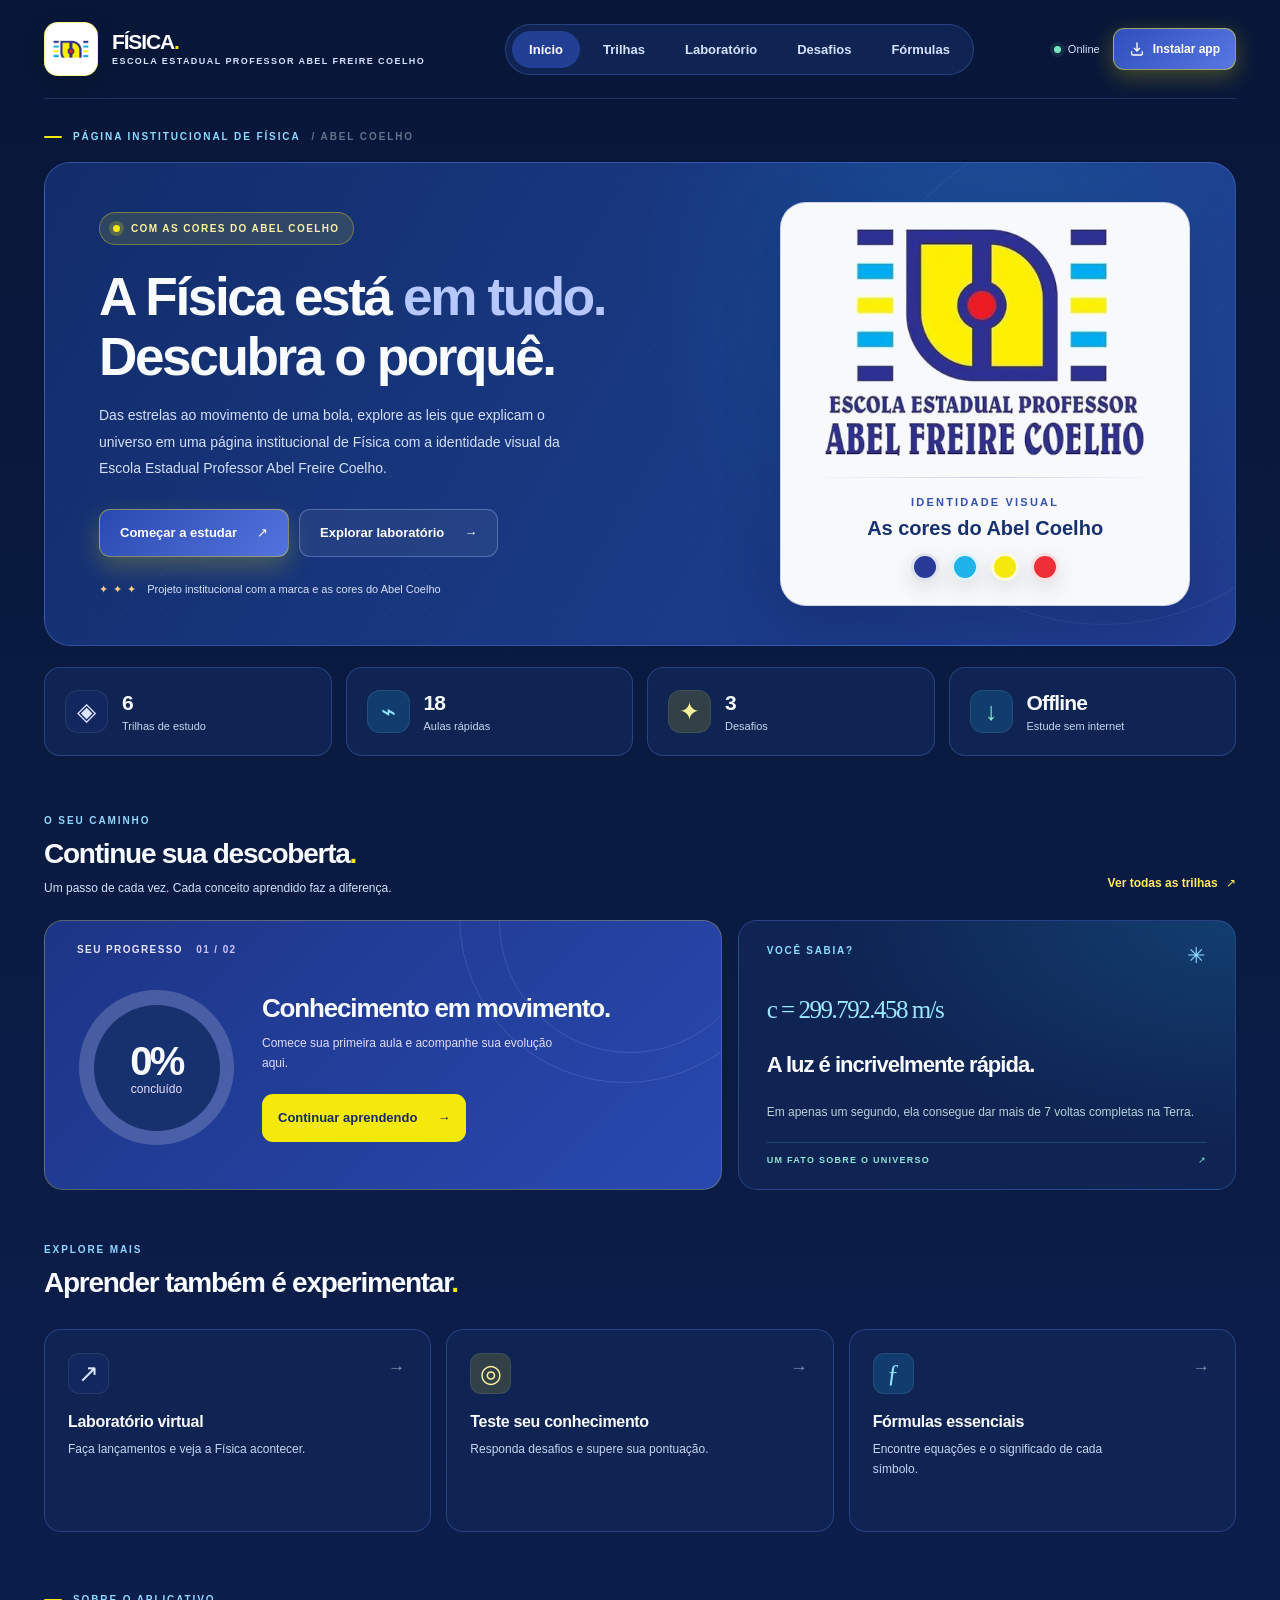
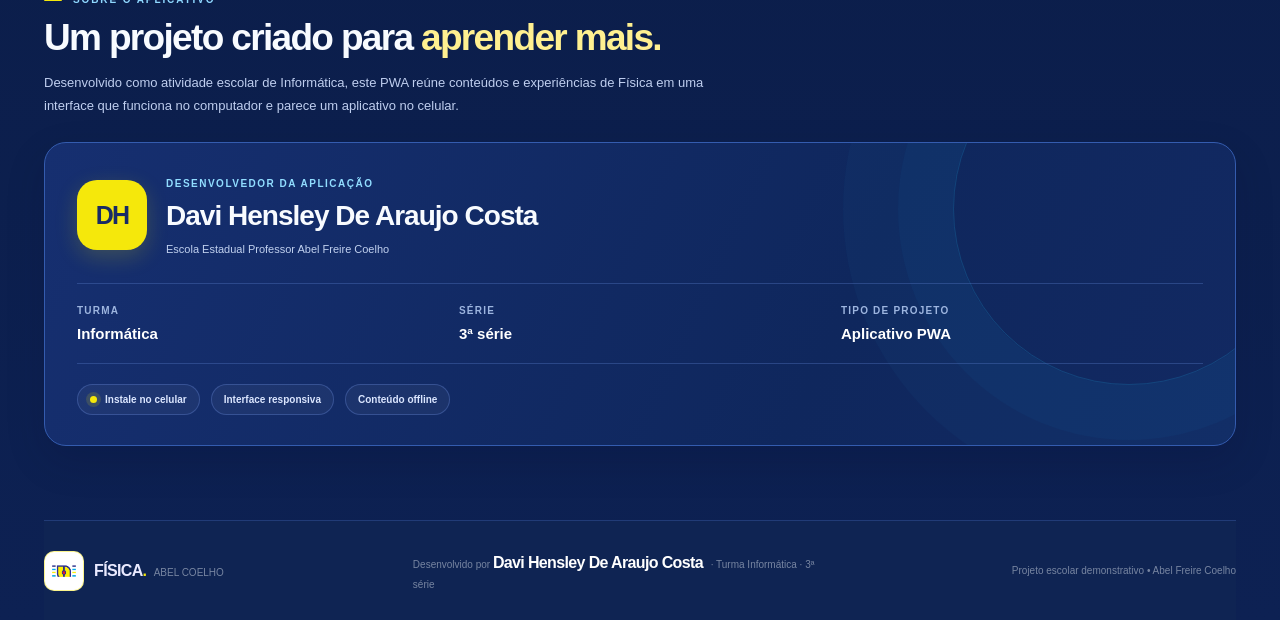
<file: index.html>
<!doctype html>
<html lang="pt-BR">
<head>
  <meta charset="UTF-8">
  <meta name="viewport" content="width=device-width, initial-scale=1, viewport-fit=cover">
  <meta name="theme-color" content="#1E2F8A">
  <meta name="description" content="Física Abel Coelho: trilhas de estudo, fórmulas, desafios e um laboratório interativo. Instale e estude até sem internet.">
  <meta name="apple-mobile-web-app-capable" content="yes">
  <meta name="apple-mobile-web-app-status-bar-style" content="default">
  <meta name="apple-mobile-web-app-title" content="Física Abel">
  <meta name="color-scheme" content="dark">
  <meta property="og:title" content="Física • Abel Coelho">
  <meta property="og:description" content="Um universo de conhecimento na palma da mão.">
  <meta property="og:type" content="website">
  <link rel="manifest" href="./manifest.webmanifest">
  <link rel="icon" type="image/png" sizes="192x192" href="./icons/icon-192.png">
  <link rel="apple-touch-icon" href="./icons/icon-192.png">
  <link rel="stylesheet" href="./styles.css">
  <title>Física • Abel Coelho</title>
</head>
<body>
  <div class="ambient ambient-one" aria-hidden="true"></div>
  <div class="ambient ambient-two" aria-hidden="true"></div>

  <div class="app-shell">
    <header class="topbar">
      <a class="brand" href="#inicio" data-go="inicio" aria-label="Física Abel Coelho - início">
        <img class="brand-logo" src="./assets/logo-abel-mark.png" alt="Logo do Abel Coelho">
        <span class="brand-copy"><strong>FÍSICA<span class="brand-dot">.</span></strong><small>ESCOLA ESTADUAL PROFESSOR ABEL FREIRE COELHO</small></span>
      </a>
      <nav class="desktop-nav" aria-label="Navegação principal">
        <a href="#inicio" class="nav-link active" data-go="inicio">Início</a>
        <a href="#trilhas" class="nav-link" data-go="trilhas">Trilhas</a>
        <a href="#laboratorio" class="nav-link" data-go="laboratorio">Laboratório</a>
        <a href="#desafios" class="nav-link" data-go="desafios">Desafios</a>
        <a href="#formulas" class="nav-link" data-go="formulas">Fórmulas</a>
      </nav>
      <div class="header-actions">
        <span class="connection-pill" id="connectionPill"><span class="connection-dot"></span><span id="connectionText">Online</span></span>
        <button class="install-btn" id="installButton" type="button"><svg viewBox="0 0 24 24" fill="none" stroke="currentColor" stroke-width="2" stroke-linecap="round" stroke-linejoin="round" aria-hidden="true"><path d="M12 3v12m0 0 4-4m-4 4-4-4M4 16v3a2 2 0 0 0 2 2h12a2 2 0 0 0 2-2v-3"/></svg><span>Instalar app</span></button>
      </div>
    </header>

    <main id="main" tabindex="-1">
      <section class="view active" id="view-inicio" data-view="inicio" aria-labelledby="home-heading">
        <div class="eyebrow greeting"><span class="eyebrow-line"></span> PÁGINA INSTITUCIONAL DE FÍSICA <span class="eyebrow-year">/ ABEL COELHO</span></div>
        <section class="hero">
          <div class="hero-content">
            <div class="hero-tag"><span class="live-dot"></span> COM AS CORES DO ABEL COELHO</div>
            <h1 id="home-heading">A Física está <em>em tudo.</em><br>Descubra o porquê.</h1>
            <p>Das estrelas ao movimento de uma bola, explore as leis que explicam o universo em uma página institucional de Física com a identidade visual da Escola Estadual Professor Abel Freire Coelho.</p>
            <div class="hero-buttons"><button type="button" class="button button-primary" data-action="go-trilhas">Começar a estudar <span aria-hidden="true">↗</span></button><button type="button" class="button button-ghost" data-action="go-lab">Explorar laboratório <span aria-hidden="true">→</span></button></div>
            <div class="hero-caption"><span class="tiny-stars" aria-hidden="true">✦ ✦ ✦</span> Projeto institucional com a marca e as cores do Abel Coelho</div>
          </div>
          <div class="hero-art institutional-hero" aria-hidden="true">
            <div class="hero-panel">
              <img class="hero-school-logo" src="./assets/logo-abel-full.png" alt="Logo da Escola Estadual Professor Abel Freire Coelho">
              <div class="hero-panel-divider"></div>
              <div class="hero-panel-info">
                <span class="hero-panel-kicker">IDENTIDADE VISUAL</span>
                <strong>As cores do Abel Coelho</strong>
                <div class="hero-palette">
                  <span class="swatch swatch-blue"></span>
                  <span class="swatch swatch-cyan"></span>
                  <span class="swatch swatch-yellow"></span>
                  <span class="swatch swatch-red"></span>
                </div>
              </div>
            </div>
          </div>
          <div class="hero-corner hero-corner-top" aria-hidden="true"></div><div class="hero-corner hero-corner-bottom" aria-hidden="true"></div>
        </section>
        <section class="stats-row" aria-label="Recursos disponíveis"><div class="stat"><div class="stat-icon violet">◈</div><div><strong>6</strong><span>Trilhas de estudo</span></div></div><div class="stat"><div class="stat-icon cyan">⌁</div><div><strong>18</strong><span>Aulas rápidas</span></div></div><div class="stat"><div class="stat-icon amber">✦</div><div><strong>3</strong><span>Desafios</span></div></div><div class="stat"><div class="stat-icon green">↓</div><div><strong>Offline</strong><span>Estude sem internet</span></div></div></section>
        <div class="section-heading"><div><div class="eyebrow small">O SEU CAMINHO</div><h2>Continue sua descoberta<span class="period">.</span></h2><p>Um passo de cada vez. Cada conceito aprendido faz a diferença.</p></div><button class="text-link" type="button" data-action="go-trilhas">Ver todas as trilhas <span>↗</span></button></div>
        <section class="feature-grid"><div class="continue-card"><div class="mini-label">SEU PROGRESSO <span>01 / 02</span></div><div class="progress-circle" id="progressRing" style="--progress:0"><div><strong id="progressPercent">0%</strong><span>concluído</span></div></div><div class="continue-copy"><h3>Conhecimento em movimento.</h3><p id="progressSubtitle">Comece sua primeira aula e acompanhe sua evolução aqui.</p><button type="button" class="button button-light" data-action="continue">Continuar aprendendo <span>→</span></button></div></div><div class="insight-card"><span class="insight-top">VOCÊ SABIA? <span>✳</span></span><div class="insight-symbol">c = 299.792.458 m/s</div><h3>A luz é incrivelmente rápida.</h3><p>Em apenas um segundo, ela consegue dar mais de 7 voltas completas na Terra.</p><span class="insight-foot">UM FATO SOBRE O UNIVERSO <span>↗</span></span></div></section>
        <div class="section-heading compact"><div><div class="eyebrow small">EXPLORE MAIS</div><h2>Aprender também é experimentar<span class="period">.</span></h2></div></div>
        <div class="quick-grid"><button type="button" class="quick-card" data-action="go-lab"><span class="quick-icon purple">↗</span><strong>Laboratório virtual</strong><span>Faça lançamentos e veja a Física acontecer.</span><b aria-hidden="true">→</b></button><button type="button" class="quick-card" data-action="go-desafios"><span class="quick-icon orange">◎</span><strong>Teste seu conhecimento</strong><span>Responda desafios e supere sua pontuação.</span><b aria-hidden="true">→</b></button><button type="button" class="quick-card" data-action="go-formulas"><span class="quick-icon turquoise">ƒ</span><strong>Fórmulas essenciais</strong><span>Encontre equações e o significado de cada símbolo.</span><b aria-hidden="true">→</b></button></div>
        <section class="developer-section" id="sobre" aria-labelledby="developer-heading">
          <div class="developer-header">
            <span class="eyebrow small"><span class="eyebrow-line"></span> SOBRE O APLICATIVO</span>
            <h2 id="developer-heading">Um projeto criado para <em>aprender mais.</em></h2>
            <p>Desenvolvido como atividade escolar de Informática, este PWA reúne conteúdos e experiências de Física em uma interface que funciona no computador e parece um aplicativo no celular.</p>
          </div>
          <div class="developer-card">
            <div class="developer-identity">
              <span class="developer-avatar" aria-hidden="true">DH</span>
              <div>
                <span class="developer-caption">DESENVOLVEDOR DA APLICAÇÃO</span>
                <h3>Davi Hensley De Araujo Costa</h3>
                <p>Escola Estadual Professor Abel Freire Coelho</p>
              </div>
            </div>
            <dl class="developer-details">
              <div><dt>Turma</dt><dd>Informática</dd></div>
              <div><dt>Série</dt><dd>3ª série</dd></div>
              <div><dt>Tipo de projeto</dt><dd>Aplicativo PWA</dd></div>
            </dl>
            <div class="developer-bottom"><span><span class="feature-indicator" aria-hidden="true"></span> Instale no celular</span><span>Interface responsiva</span><span>Conteúdo offline</span></div>
          </div>
        </section>
      </section>

      <section class="view" id="view-trilhas" data-view="trilhas" aria-labelledby="trilhas-heading" hidden><div class="page-head"><div><div class="eyebrow small">DO PRIMEIRO CONCEITO À PRÁTICA</div><h1 id="trilhas-heading">Trilhas de <em>aprendizado.</em></h1><p>Escolha um assunto, leia as aulas e marque o que aprendeu. Tudo fica salvo neste dispositivo.</p></div><div class="page-head-symbol">✳</div></div><div class="learning-summary"><div><span>SEU APROVEITAMENTO</span><strong id="lessonsCount">0 de 18 aulas</strong></div><div class="learning-track"><span id="lessonsBar" style="width:0%"></span></div><span id="lessonsPercent">0% concluído</span></div><div class="filter-row" id="trackFilters" role="group" aria-label="Filtrar trilhas"><button type="button" class="filter-pill selected" data-track-filter="todas" aria-pressed="true">Todas</button><button type="button" class="filter-pill" data-track-filter="andamento" aria-pressed="false">Em andamento</button><button type="button" class="filter-pill" data-track-filter="concluidas" aria-pressed="false">Concluídas</button></div><div class="tracks-grid" id="tracksGrid"></div><p class="empty-state" id="tracksEmpty" hidden>Nenhuma trilha nessa categoria ainda. Que tal começar uma aula?</p></section>

      <section class="view" id="view-laboratorio" data-view="laboratorio" aria-labelledby="lab-heading" hidden><div class="page-head"><div><div class="eyebrow small">APRENDA NA PRÁTICA</div><h1 id="lab-heading">Laboratório <em>virtual.</em></h1><p>Experimente um lançamento oblíquo e descubra como velocidade, ângulo e gravidade mudam uma trajetória.</p></div><div class="page-head-symbol lab-symbol">⌁</div></div><div class="lab-layout"><div class="lab-stage"><div class="lab-stage-header"><div><span class="stage-light"></span><strong>SIMULADOR DE PROJÉTEIS</strong></div><span class="stage-mode">VISÃO LATERAL · 2D</span></div><canvas id="trajectoryCanvas" role="img" aria-label="Gráfico da trajetória de um projétil, com posição e altura em metros"></canvas><div class="lab-results"><div><span>ALCANCE</span><strong id="rangeValue">—</strong><small>metros</small></div><div><span>ALTURA MÁX.</span><strong id="heightValue">—</strong><small>metros</small></div><div><span>TEMPO DE VOO</span><strong id="timeValue">—</strong><small>segundos</small></div></div></div><div class="lab-controls"><div class="control-header"><div class="eyebrow small">PAINEL DE CONTROLE</div><h2>Configure seu lançamento</h2><p>Altere os valores e observe a diferença.</p></div><div class="slider-field"><div class="slider-heading"><label for="speedInput">Velocidade inicial</label><strong><output id="speedOutput" for="speedInput">20</output> <span>m/s</span></strong></div><input id="speedInput" type="range" min="5" max="35" step="1" value="20"><div class="slider-bounds"><span>5 m/s</span><span>35 m/s</span></div></div><div class="slider-field"><div class="slider-heading"><label for="angleInput">Ângulo de lançamento</label><strong><output id="angleOutput" for="angleInput">45</output> <span>°</span></strong></div><input id="angleInput" type="range" min="10" max="80" step="1" value="45"><div class="slider-bounds"><span>10°</span><span>80°</span></div></div><div class="planet-field"><div class="slider-heading"><span>Gravidade</span><strong id="gravityValue">9,8 <span>m/s²</span></strong></div><div class="planet-choices" role="group" aria-label="Selecione a gravidade"><button type="button" class="planet-choice" data-gravity="moon" aria-pressed="false"><span>☾</span> Lua</button><button type="button" class="planet-choice selected" data-gravity="earth" aria-pressed="true"><span>◉</span> Terra</button><button type="button" class="planet-choice" data-gravity="jupiter" aria-pressed="false"><span>◌</span> Júpiter</button></div></div><button class="button button-primary launch-btn" type="button" id="launchButton"><span id="launchIcon">▶</span> <span id="launchText">Lançar projétil</span></button><div class="lab-tip"><span>✳</span><p><strong>Dica:</strong> sem resistência do ar e com ponto de partida e chegada na mesma altura, o alcance máximo acontece a 45°.</p></div></div></div><section class="explain-section"><div class="eyebrow small">POR TRÁS DO EXPERIMENTO</div><h2>A ciência por trás do movimento</h2><div class="explain-grid"><article><span>01 / MOVIMENTO HORIZONTAL</span><h3>Velocidade constante</h3><p>Sem resistência do ar, a velocidade horizontal não muda. A distância cresce de forma uniforme.</p><code>x = v₀ · cos(θ) · t</code></article><article><span>02 / MOVIMENTO VERTICAL</span><h3>A gravidade age</h3><p>Enquanto o objeto sobe, a gravidade diminui sua velocidade vertical até o ponto mais alto.</p><code>y = v₀ · sen(θ) · t − g · t²/2</code></article><article><span>03 / COMBINAÇÃO</span><h3>Uma trajetória curva</h3><p>O encontro desses dois movimentos produz a parábola característica do lançamento oblíquo.</p><code>A = v₀² · sen(2θ) / g</code></article></div></section></section>

      <section class="view" id="view-desafios" data-view="desafios" aria-labelledby="desafios-heading" hidden><div class="page-head"><div><div class="eyebrow small">COLOQUE AS IDEIAS EM AÇÃO</div><h1 id="desafios-heading">Desafie sua <em>mente.</em></h1><p>Três quizzes rápidos para praticar conceitos, receber explicações e conquistar novos recordes.</p></div><div class="page-head-symbol challenge-symbol">◎</div></div><div id="quizOverview"><div class="challenge-banner"><div><div class="hero-tag">SEU CONHECIMENTO CONTA</div><h2>Pronto para o próximo nível?</h2><p>São 4 questões por desafio. Você pode tentar quantas vezes quiser.</p></div><div class="challenge-symbol-big">✧</div></div><div class="challenge-grid" id="challengeGrid"></div></div><div id="quizPlayer" hidden></div></section>

      <section class="view" id="view-formulas" data-view="formulas" aria-labelledby="formulas-heading" hidden><div class="page-head"><div><div class="eyebrow small">SEU GUIA DE CONSULTA</div><h1 id="formulas-heading">Fórmulas que <em>conectam.</em></h1><p>Um resumo prático de equações essenciais. Use a busca para encontrar o que precisa.</p></div><div class="page-head-symbol formula-symbol">ƒ</div></div><div class="formulas-toolbar"><label class="search-box" for="formulaSearch"><svg viewBox="0 0 24 24" width="19" height="19" fill="none" stroke="currentColor" stroke-width="2" aria-hidden="true"><circle cx="11" cy="11" r="7"/><path d="m16 16 5 5"/></svg><input type="search" id="formulaSearch" placeholder="Buscar fórmula, conceito ou símbolo..." autocomplete="off"></label><span id="formulaCount" class="formula-count"></span></div><div class="filter-row formula-filters" id="formulaFilters" role="group" aria-label="Filtrar fórmulas"></div><div class="formulas-grid" id="formulasGrid"></div><p class="empty-state" id="formulasEmpty" hidden>Nenhuma fórmula encontrada. Tente outro termo.</p><p class="formulas-note">* As fórmulas têm hipóteses de aplicação específicas, explicadas nas aulas. Use unidades do Sistema Internacional (SI) sempre que possível.</p></section>

      <footer class="footer"><span class="footer-brand"><img class="footer-logo" src="./assets/logo-abel-mark.png" alt="Logo do Abel Coelho"><span><strong>FÍSICA<span class="period">.</span></strong> ABEL COELHO</span></span><span>Desenvolvido por <strong>Davi Hensley De Araujo Costa</strong> · Turma Informática · 3ª série</span><span>Projeto escolar demonstrativo • Abel Freire Coelho</span></footer>
    </main>

    <nav class="mobile-nav" aria-label="Navegação móvel"><a href="#inicio" data-go="inicio" class="mobile-link active"><span class="mobile-icon" aria-hidden="true">⌂</span><span>Início</span></a><a href="#trilhas" data-go="trilhas" class="mobile-link"><span class="mobile-icon" aria-hidden="true">▤</span><span>Trilhas</span></a><a href="#laboratorio" data-go="laboratorio" class="mobile-link"><span class="mobile-icon" aria-hidden="true">⌁</span><span>Lab</span></a><a href="#desafios" data-go="desafios" class="mobile-link"><span class="mobile-icon" aria-hidden="true">◎</span><span>Desafios</span></a><a href="#formulas" data-go="formulas" class="mobile-link"><span class="mobile-icon" aria-hidden="true">ƒ</span><span>Fórmulas</span></a></nav>
  </div>

  <dialog id="lessonDialog" class="custom-dialog lesson-dialog" aria-labelledby="lessonTitle"><div id="lessonDialogContent"></div></dialog>
  <dialog id="installDialog" class="custom-dialog install-dialog" aria-labelledby="installTitle"><div class="dialog-top"><span class="dialog-overline">SEU PORTAL, SEMPRE POR PERTO</span><button type="button" class="icon-close" data-action="close-install" aria-label="Fechar">×</button></div><span class="install-emblem">✳</span><h2 id="installTitle">Física na sua tela inicial.</h2><p>Instale o portal para abrir como um aplicativo, sem precisar procurar o endereço no navegador.</p><div class="install-guide"><div><span>Android · Chrome</span><p>Abra o menu <strong>⋮</strong> e toque em <strong>Instalar app</strong> ou <strong>Adicionar à tela inicial</strong>.</p></div><div><span>iPhone · Safari</span><p>Toque em <strong>Compartilhar</strong> (quadrado com seta para cima) e escolha <strong>Adicionar à Tela de Início</strong>.</p></div></div><p class="dialog-note">A instalação funciona quando o site está publicado com HTTPS (ou no localhost).</p><button class="button button-primary dialog-done" data-action="close-install" type="button">Entendi</button></dialog>
  <div id="toast" class="toast" role="status" aria-live="polite"></div>
  <script src="./app.js" defer></script>
</body>
</html>
</file>
<file: styles.css>
:root{--bg:#090e1f;--surface:#121a31;--surface2:#17223a;--line:#28334e;--muted:#9aa8c4;--text:#f6f7ff;--purple:#9274ff;--purple2:#b6a5ff;--cyan:#6bdadf;--orange:#ffb66e;--radius:22px;font-family:Inter,"Segoe UI",Arial,sans-serif;font-synthesis:none;color:var(--text);background:var(--bg)}*{box-sizing:border-box}html{scroll-behavior:smooth;scroll-padding-top:100px}body{margin:0;min-width:320px;min-height:100vh;background:var(--bg);overflow-x:hidden}button,input{font:inherit}button{cursor:pointer}button:focus-visible,a:focus-visible,input:focus-visible{outline:3px solid var(--cyan);outline-offset:3px}a{color:inherit;text-decoration:none}button:disabled{cursor:not-allowed;opacity:.55}[hidden]{display:none!important}h1,h2,h3,p{margin-top:0}h1,h2,h3{letter-spacing:-.045em}p{line-height:1.7}.ambient{pointer-events:none;position:absolute;z-index:-1;border-radius:50%;filter:blur(90px);opacity:.4}.ambient-one{width:430px;height:430px;background:#34307c;top:-200px;left:-200px}.ambient-two{width:190px;height:390px;background:#163f58;right:0;top:390px;opacity:.19}.app-shell{max-width:1320px;margin:0 auto;padding:0 44px}.topbar{height:99px;display:flex;align-items:center;justify-content:space-between;gap:24px;border-bottom:1px solid #25304b70;position:relative;z-index:10}.brand{display:flex;gap:12px;align-items:center;flex-shrink:0}.brand-icon{display:grid;place-items:center;height:47px;width:47px;background:linear-gradient(135deg,#aa8fff,#725beb);color:#fff;border-radius:16px;box-shadow:0 8px 25px #6f53f34f}.brand-icon svg{width:32px}.brand-copy{display:flex;flex-direction:column;line-height:1.05}.brand-copy strong{font-size:23px;font-weight:900;letter-spacing:-.055em}.brand-dot,.period{color:var(--purple)}.brand-copy small{font-size:9px;letter-spacing:.21em;color:#9faac2;margin-top:5px;font-weight:800}.desktop-nav{display:flex;align-items:center;gap:6px;background:#131c3180;padding:6px;border:1px solid #25304c90;border-radius:50px}.nav-link{padding:11px 17px;border-radius:40px;color:#aebad0;font-size:13px;font-weight:650;transition:.2s}.nav-link:hover{color:white}.nav-link.active{background:#2a3456;color:#fff}.header-actions{display:flex;gap:13px;align-items:center;flex-shrink:0}.connection-pill{display:flex;align-items:center;gap:7px;color:#afbcd0;font-size:11px}.connection-dot,.live-dot,.stage-light{background:#77e7c3;width:7px;height:7px;display:inline-block;border-radius:50%;box-shadow:0 0 0 4px #70d9b61c}.connection-pill.offline .connection-dot{background:#ffba7b;box-shadow:0 0 0 4px #ffba7b24}.install-btn{border:1px solid #6754d8;background:linear-gradient(135deg,#876af1,#7355da);color:white;box-shadow:0 5px 19px #6f54de38;border-radius:11px;font-size:12px;padding:12px 15px;font-weight:800;display:flex;align-items:center;gap:8px;white-space:nowrap}.install-btn:hover{filter:brightness(1.12)}.install-btn svg{width:16px;height:16px}main{padding-top:32px}.view{animation:view-in .25s ease}@keyframes view-in{from{opacity:.5;transform:translateY(7px)}to{opacity:1;transform:translateY(0)}}.eyebrow{font-size:10px;font-weight:850;color:#aca4ff;letter-spacing:.19em;display:flex;align-items:center;gap:11px}.eyebrow-line{width:18px;height:2px;border-radius:4px;background:var(--purple)}.eyebrow-year{color:#63718b}.greeting{margin:0 0 20px}.hero{min-height:442px;position:relative;background:radial-gradient(circle at 76% 45%,#383671 0%,transparent 41%),linear-gradient(115deg,#1b244a 0%,#171d43 58%,#1b2048 100%);border:1px solid #414781d1;border-radius:26px;overflow:hidden;display:flex;align-items:center;padding:49px 54px;isolation:isolate}.hero:before{content:"";position:absolute;inset:0;background-image:radial-gradient(#c1c6ff 0.8px,transparent 1px);background-size:33px 33px;opacity:.11;pointer-events:none}.hero:after{content:"";position:absolute;width:500px;height:500px;right:-120px;top:-40px;border:1px solid #9893df24;border-radius:50%}.hero-content{width:59%;position:relative;z-index:2}.hero-tag{color:#d6ccff;font-size:10px;letter-spacing:.14em;font-weight:850;display:inline-flex;align-items:center;gap:11px;background:#9582ff1c;border:1px solid #aaa0ff3a;padding:10px 13px;border-radius:50px}.live-dot{background:#c7b8ff;box-shadow:0 0 0 4px #9e8bfc36}.hero h1{font-size:clamp(38px,4.15vw,57px);line-height:1.12;margin:22px 0 16px;font-weight:850}.hero h1 em,.page-head h1 em{color:#ad9afe;font-style:normal}.hero-content>p{color:#c0c8e5;max-width:486px;font-size:14px;line-height:1.9;margin-bottom:27px}.hero-buttons{display:flex;gap:10px;flex-wrap:wrap}.button{border-radius:11px;padding:14px 20px;font-size:13px;font-weight:800;display:inline-flex;align-items:center;justify-content:center;gap:20px;min-height:48px;transition:transform .18s,filter .18s}.button:hover{transform:translateY(-2px)}.button-primary{border:1px solid #a78fff;background:#9577ff;color:#100d25;box-shadow:0 9px 22px #765df330}.button-ghost{border:1px solid #777ba88a;background:#ffffff09;color:#f9faff}.button-light{border:0;background:#f8f8ff;color:#1a2040;padding:13px 16px}.hero-caption{display:flex;align-items:center;gap:10px;color:#a2abd0;font-size:11px;margin-top:26px}.tiny-stars{color:#ffce84;letter-spacing:1px}.hero-art{position:absolute;right:3%;width:42%;height:400px;top:50%;transform:translateY(-50%);display:grid;place-items:center;z-index:1}.art-glow{position:absolute;width:280px;height:280px;border-radius:50%;background:#7767ee;filter:blur(78px);opacity:.4}.orbit-ring{position:absolute;border:1.5px solid #b7b2ff80;border-radius:50%;transform:rotate(-27deg);box-shadow:0 0 20px #7d81dd24}.ring-a{width:285px;height:125px}.ring-b{width:285px;height:125px;transform:rotate(32deg)}.ring-c{width:285px;height:125px;transform:rotate(92deg)}.orb-center{height:110px;width:110px;border-radius:50%;display:grid;place-items:center;background:radial-gradient(circle at 27% 22%,#eee4ff,#bca6ff 35%,#7969da 70%,#3a3c91);box-shadow:0 0 0 15px #9a8dff16,0 0 60px #8d7ffb77,inset -13px -13px 30px #5544b6}.orb-center span{font-size:64px;color:#28205d;font-family:Georgia,serif}.orbit-planetoid{position:absolute;border-radius:50%;box-shadow:0 0 22px #b3adff}.orb-a{height:21px;width:21px;background:linear-gradient(130deg,#dcfff8,#5ce2d7);top:104px;right:97px}.orb-b{height:15px;width:15px;background:#fcc891;bottom:106px;left:98px}.orb-c{height:10px;width:10px;background:#d7beff;top:126px;left:117px}.art-star{position:absolute;color:#beb7ff}.star-a{top:38px;left:60px;font-size:33px}.star-b{right:36px;top:92px;font-size:18px}.star-c{right:79px;bottom:51px;font-size:21px}.art-coordinate{position:absolute;font-family:Georgia,serif;color:#c7c0ff99;font-size:17px;font-style:italic}.coordinate-top{top:50px;right:43px}.coordinate-bottom{bottom:40px;left:65px}.hero-corner{position:absolute;height:2px;width:37px;background:#b5a2ff;opacity:.6}.hero-corner-top{top:20px;right:20px}.hero-corner-bottom{bottom:20px;left:20px}.stats-row{display:grid;grid-template-columns:repeat(4,minmax(0,1fr));margin-top:21px;gap:14px}.stat{display:flex;align-items:center;gap:14px;background:#121a2d;border:1px solid #25314a;border-radius:16px;padding:18px 20px;min-height:89px}.stat-icon{width:43px;height:43px;flex-shrink:0;display:grid;place-items:center;font-size:25px;border-radius:13px;font-weight:500}.stat-icon.violet{background:#8c6af120;color:#b39bff}.stat-icon.cyan{background:#4ddad720;color:#68e9e8}.stat-icon.amber{background:#e4a45d20;color:#ffc180}.stat-icon.green{background:#6fdab320;color:#73ddae}.stat strong{display:block;font-size:21px;font-weight:800;letter-spacing:-.04em;line-height:1.2}.stat span{display:block;font-size:11px;color:var(--muted);margin-top:5px}.section-heading{display:flex;align-items:end;justify-content:space-between;gap:15px;margin:59px 0 22px}.section-heading h2{font-size:28px;line-height:1.18;margin:11px 0 8px}.section-heading p{font-size:12px;color:var(--muted);margin:0}.eyebrow.small{font-size:10px}.text-link{border:0;background:none;color:#baa8ff;font-size:12px;font-weight:800;white-space:nowrap;padding:8px 0}.text-link span{padding-left:5px}.feature-grid{display:grid;grid-template-columns:1.36fr 1fr;gap:16px}.continue-card{position:relative;min-height:270px;display:flex;align-items:center;gap:28px;background:linear-gradient(135deg,#8170ee,#594bbc);padding:31px 34px;border:1px solid #aa9efa6b;border-radius:19px;overflow:hidden}.continue-card:before,.continue-card:after{content:"";border:1px solid #d2caff25;border-radius:50%;position:absolute;width:330px;height:330px;right:-70px;top:-170px}.continue-card:after{width:260px;height:260px;right:-40px;top:-130px}.mini-label{position:absolute;top:23px;left:32px;font-size:10px;letter-spacing:.14em;font-weight:800;color:#ebe6ff}.mini-label span{color:#d0c6ff;margin-left:9px}.progress-circle{flex:0 0 auto;margin-top:25px;width:155px;height:155px;border-radius:50%;background:conic-gradient(#eff5ff calc(var(--progress)*1%),#e7e3ff30 0);display:grid;place-items:center}.progress-circle>div{width:126px;height:126px;background:#6a59cf;border-radius:50%;display:flex;align-items:center;justify-content:center;flex-direction:column}.progress-circle strong{font-size:40px;letter-spacing:-.065em}.progress-circle span{color:#e5deff;font-size:12px;margin-top:-2px}.continue-copy{position:relative;z-index:2;padding-top:25px}.continue-copy h3{font-size:26px;line-height:1.19;margin-bottom:10px}.continue-copy p{color:#e2dbff;font-size:12px;line-height:1.65;margin-bottom:20px;max-width:300px}.insight-card{padding:24px 28px;background:radial-gradient(ellipse at right top,#234c59 0%,transparent 65%),#122a38;border:1px solid #2b5360;border-radius:19px;min-height:270px;display:flex;flex-direction:column;justify-content:space-between}.insight-top{font-size:10px;color:#8ce3d9;letter-spacing:.17em;font-weight:850;display:flex;justify-content:space-between}.insight-top span{font-size:22px;line-height:1}.insight-symbol{font-family:Georgia,serif;font-size:25px;letter-spacing:-.06em;color:#b7f6ee;margin-top:9px}.insight-card h3{font-size:22px;margin:8px 0 4px}.insight-card p{font-size:12px;color:#b7d2da;line-height:1.7;margin:0}.insight-foot{border-top:1px solid #5dbac239;padding-top:12px;display:flex;justify-content:space-between;font-size:9px;color:#8de4d8;letter-spacing:.14em;font-weight:800}.section-heading.compact{margin-top:54px}.quick-grid{display:grid;grid-template-columns:repeat(3,minmax(0,1fr));gap:15px}.quick-card{text-align:left;background:#121a2e;border:1px solid #293550;border-radius:17px;padding:23px;min-height:203px;color:var(--text);display:flex;flex-direction:column;align-items:flex-start;transition:transform .2s,border-color .2s;position:relative}.quick-card:hover{transform:translateY(-3px);border-color:#8a7bc5}.quick-icon{width:41px;height:41px;border-radius:11px;display:grid;place-items:center;font-size:25px;margin-bottom:19px}.quick-icon.purple{background:#8770ee31;color:#baaaff}.quick-icon.orange{background:#ffbd7d2b;color:#ffcb94}.quick-icon.turquoise{background:#67d8dc21;color:#71e5df;font-family:Georgia,serif}.quick-card strong{font-size:16px;letter-spacing:-.02em}.quick-card>span:not(.quick-icon){color:var(--muted);font-size:12px;line-height:1.65;margin-top:9px;max-width:240px}.quick-card b{position:absolute;right:25px;top:28px;color:#8795b8;font-size:17px}.footer{margin-top:74px;border-top:1px solid #26314a;min-height:100px;display:flex;justify-content:space-between;align-items:center;gap:15px;color:#7785a1;font-size:10px}.footer strong{font-size:16px;color:#eaeaff;letter-spacing:-.04em;margin-right:5px}
/* INTERIOR PAGES */
.page-head{display:flex;justify-content:space-between;align-items:center;gap:24px;padding:30px 0 35px;border-bottom:1px solid #26314a}.page-head h1{font-size:clamp(34px,4.6vw,52px);margin:13px 0}.page-head p{max-width:600px;font-size:14px;color:var(--muted);margin:0}.page-head-symbol{width:110px;height:110px;flex-shrink:0;border:1px solid #6e64b67c;background:radial-gradient(circle,#453a8d,#25234a);border-radius:28px;display:grid;place-items:center;font-size:70px;color:#b39cff;transform:rotate(-8deg)}.page-head-symbol.lab-symbol{color:#8ce7e7;background:radial-gradient(circle,#205267,#163247);border-color:#3a8183}.page-head-symbol.challenge-symbol{color:#ffc68c;background:radial-gradient(circle,#63452f,#382b2c);border-color:#947449}.page-head-symbol.formula-symbol{font-family:Georgia,serif;color:#b7e7eb;background:radial-gradient(circle,#315e6a,#243b54)}.learning-summary{margin:27px 0;display:flex;align-items:center;gap:23px;background:#121a2e;border:1px solid #29334d;border-radius:17px;padding:22px 25px}.learning-summary>div:first-child{flex-shrink:0}.learning-summary span{font-size:10px;color:#96a5c1}.learning-summary>div:first-child>span{display:block;font-weight:800;letter-spacing:.14em;font-size:9px}.learning-summary strong{display:block;font-size:20px;margin-top:5px}.learning-track{height:8px;background:#333a59;border-radius:40px;flex:1;overflow:hidden}.learning-track span{height:100%;background:linear-gradient(90deg,#8d73ff,#b8a7ff);display:block;border-radius:40px;transition:width .3s}.filter-row{display:flex;gap:8px;flex-wrap:wrap;margin-bottom:23px}.filter-pill{background:#182138;color:#aab7d0;border:1px solid #303b56;border-radius:50px;padding:10px 16px;font-size:12px;font-weight:700}.filter-pill:hover{color:#fff}.filter-pill.selected{background:#8670ef26;border-color:#8f75ff;color:#cebeff}.tracks-grid{display:grid;grid-template-columns:repeat(3,minmax(0,1fr));gap:17px}.track-card{background:#121b30;border:1px solid #2a3652;border-radius:20px;padding:24px;display:flex;flex-direction:column;min-height:315px}.track-card:hover{border-color:#766ca6}.track-card-head{display:flex;justify-content:space-between;align-items:center}.track-icon{width:52px;height:52px;display:grid;place-items:center;font-size:26px;border-radius:15px;background:var(--accent-bg);color:var(--accent)}.track-index{color:#667693;font-size:11px;font-weight:800}.track-card h2{font-size:22px;margin:22px 0 9px}.track-card>p{font-size:12px;color:var(--muted);line-height:1.6;min-height:50px;margin-bottom:12px}.track-meta{display:flex;justify-content:space-between;align-items:center;color:#a8b4ce;font-size:11px}.track-progress{background:#313c57;height:6px;border-radius:30px;overflow:hidden;margin:10px 0 17px}.track-progress span{height:100%;display:block;background:var(--accent);border-radius:20px}.track-start{width:100%;color:#e5dfff;background:#222841;border:1px solid #454465;border-radius:10px;font-size:12px;font-weight:800;padding:11px;margin-top:auto}.track-start:hover{background:#3b3767}.empty-state{background:#151e33;border:1px dashed #3b4763;padding:30px;border-radius:18px;color:var(--muted);text-align:center}
/* LAB */
.lab-layout{display:grid;grid-template-columns:minmax(0,1.55fr) minmax(315px,1fr);gap:17px;margin-top:28px;align-items:start}.lab-stage,.lab-controls{border:1px solid #2b3952;background:#121c30;border-radius:20px;overflow:hidden}.lab-stage-header{display:flex;justify-content:space-between;align-items:center;padding:20px 23px;border-bottom:1px solid #26384d;font-size:10px;letter-spacing:.12em;color:#aebcda;font-weight:850}.lab-stage-header>div{display:flex;gap:10px;align-items:center}.stage-mode{font-size:9px;color:#6f86a6}.lab-stage canvas{width:100%;height:350px;display:block;background:linear-gradient(180deg,#111d32,#13253c 78%,#112b3a)}.lab-results{display:grid;grid-template-columns:repeat(3,1fr);border-top:1px solid #2b3952}.lab-results>div{padding:20px 13px;display:flex;flex-direction:column;align-items:center;gap:4px}.lab-results>div+div{border-left:1px solid #2b3952}.lab-results span{font-size:9px;color:#99abc8;font-weight:850;letter-spacing:.1em}.lab-results strong{font-size:29px;color:#96ece8;letter-spacing:-.045em}.lab-results small{font-size:10px;color:#7486a4}.lab-controls{padding:26px}.control-header h2{font-size:24px;margin:11px 0 5px}.control-header p{color:var(--muted);font-size:12px;margin-bottom:27px}.slider-field{margin-bottom:29px}.slider-heading{display:flex;justify-content:space-between;align-items:center;margin-bottom:14px;gap:10px;font-size:12px;color:#d5def4;font-weight:700}.slider-heading strong{font-size:20px;color:#f2efff}.slider-heading strong span{font-size:11px;color:#8a99b5}.slider-field input[type=range]{width:100%;accent-color:#987cff;cursor:pointer;height:6px}.slider-bounds{display:flex;justify-content:space-between;font-size:10px;color:#7485a6;margin-top:8px}.planet-field{border-top:1px solid #2a3650;padding-top:23px}.planet-choices{display:grid;grid-template-columns:repeat(3,minmax(0,1fr));gap:7px;margin-bottom:25px}.planet-choice{padding:11px 5px;border-radius:10px;border:1px solid #34425b;background:#18243a;color:#a6b5d1;font-size:11px;font-weight:800;display:flex;align-items:center;justify-content:center;gap:6px}.planet-choice span{font-size:18px}.planet-choice.selected{background:#8071ee23;border-color:#9886ff;color:#e1d9ff}.launch-btn{width:100%;padding:16px}.lab-tip{display:flex;gap:12px;margin-top:20px;background:#214a4c4d;border:1px solid #34706b57;padding:14px;border-radius:11px;color:#add4d5}.lab-tip>span{color:#72dfd2;font-size:20px;line-height:1.2}.lab-tip p{font-size:11px;line-height:1.65;margin:0}.explain-section{margin-top:55px}.explain-section h2{font-size:28px;margin:12px 0 22px}.explain-grid{display:grid;grid-template-columns:repeat(3,1fr);gap:15px}.explain-grid article{border:1px solid #2b3652;background:#121a2e;border-radius:16px;padding:22px}.explain-grid article>span{font-size:9px;letter-spacing:.12em;color:#9a89e7;font-weight:850}.explain-grid h3{font-size:20px;margin:13px 0 10px}.explain-grid p{font-size:12px;color:var(--muted)}.explain-grid code{display:block;padding:12px;font-size:12px;color:#92e2e3;white-space:normal;background:#1b2c41;border-radius:8px}
/* CHALLENGES */
.challenge-banner{background:radial-gradient(circle at 80% 30%,#664d4a,transparent 30%),linear-gradient(110deg,#4a3046,#282443);padding:30px;border:1px solid #754f71;border-radius:20px;display:flex;justify-content:space-between;align-items:center;margin-top:26px;overflow:hidden}.challenge-banner h2{font-size:29px;margin:15px 0 7px}.challenge-banner p{font-size:12px;color:#e1cbda;margin:0}.challenge-symbol-big{font-size:120px;color:#e2abb8;line-height:1;padding-right:35px}.challenge-grid{display:grid;grid-template-columns:repeat(3,1fr);gap:17px;margin-top:20px}.challenge-card{background:#121b30;border:1px solid #2a3652;padding:25px;border-radius:19px;display:flex;flex-direction:column;min-height:290px}.challenge-card>.challenge-top{display:flex;justify-content:space-between;align-items:center}.challenge-card .challenge-badge{color:var(--accent);background:var(--accent-bg);width:52px;height:52px;border-radius:15px;display:grid;place-items:center;font-size:26px}.challenge-card .challenge-number{color:#7685a2;font-size:10px;font-weight:800}.challenge-card h2{font-size:22px;margin:21px 0 8px}.challenge-card p{font-size:12px;color:var(--muted);min-height:60px}.challenge-score{font-size:11px;color:#b5c2d8;margin-bottom:15px}.challenge-card button{border-radius:10px;border:1px solid #5d578a;background:#282642;color:#e9e0ff;font-size:12px;padding:13px;font-weight:850;margin-top:auto}.challenge-card button:hover{background:#423666}#quizPlayer{max-width:840px;margin:27px auto}.quiz-box{background:#131c30;border:1px solid #323e5a;border-radius:22px;padding:32px}.quiz-topline{display:flex;justify-content:space-between;gap:12px;align-items:center;color:#aba0ff;font-size:10px;letter-spacing:.13em;font-weight:900;margin-bottom:20px}.quiz-back{background:transparent;color:#b6c0d5;border:0;font-size:12px;padding:7px}.quiz-back:hover{color:white}.quiz-progress{height:6px;background:#323d5b;border-radius:20px;overflow:hidden}.quiz-progress span{display:block;height:100%;background:#a78bff;transition:width .2s}.quiz-question-number{margin:29px 0 10px;font-size:11px;color:#8d9ebc;letter-spacing:.1em;font-weight:800}.quiz-question{font-size:27px;line-height:1.3;margin-bottom:22px}.quiz-options{display:grid;gap:11px}.quiz-option{padding:17px 19px;min-height:58px;background:#1a263d;color:#e6eeff;border:1px solid #394764;border-radius:12px;text-align:left;display:flex;gap:15px;align-items:center;font-size:13px}.quiz-option>span{width:26px;height:26px;flex-shrink:0;border:1px solid #6b7995;border-radius:7px;display:grid;place-items:center;font-size:11px;color:#b5c6e0;font-weight:800}.quiz-option:hover:not(:disabled){background:#253550;border-color:#9380eb}.quiz-option.correct{background:#214f46;border-color:#62c9a0}.quiz-option.wrong{background:#4c2936;border-color:#ef8d93}.quiz-option.correct>span{border-color:#65d7b2;color:#7ae5bc}.quiz-option.wrong>span{border-color:#ec999d;color:#ffa3ab}.quiz-feedback{margin-top:20px;background:#243a4b;border:1px solid #426879;border-radius:12px;padding:16px 18px;color:#c8e9ed;font-size:12px;line-height:1.7}.quiz-feedback strong{display:block;font-size:14px;margin-bottom:4px;color:white}.quiz-next{margin-top:20px;min-width:160px}.quiz-result{text-align:center;padding:25px 5px}.quiz-result>.result-emblem{font-size:65px;display:block;color:#baabff}.quiz-result h2{font-size:35px;margin:12px 0}.quiz-result strong.score-big{display:block;color:#ac9bff;font-size:60px;letter-spacing:-.07em}.quiz-result p{color:var(--muted);font-size:13px}.quiz-result-actions{display:flex;justify-content:center;gap:12px;flex-wrap:wrap;margin-top:26px}
/* FORMULAS */
.formulas-toolbar{display:flex;align-items:center;justify-content:space-between;gap:16px;margin:28px 0 19px}.search-box{display:flex;align-items:center;gap:13px;background:#172139;border:1px solid #33415d;border-radius:12px;padding:13px 17px;max-width:480px;width:100%;color:#98a8c5}.search-box input{border:0;outline:none;background:none;color:#f2f5ff;width:100%;font-size:13px}.search-box input::placeholder{color:#8292af}.search-box:focus-within{border-color:#9276ff}.formula-count{color:#91a1bb;font-size:11px;white-space:nowrap}.formula-filters{margin-bottom:22px}.formulas-grid{display:grid;grid-template-columns:repeat(3,minmax(0,1fr));gap:16px}.formula-card{border:1px solid #303c58;background:#121b30;border-radius:18px;padding:24px;min-height:230px}.formula-category{display:inline-block;background:#7464cf28;color:#c5b8ff;padding:7px 10px;border-radius:7px;font-size:9px;font-weight:900;letter-spacing:.1em;text-transform:uppercase}.formula-card h2{font-size:18px;letter-spacing:-.025em;margin:18px 0 11px}.formula-equation{font-size:25px;font-family:Georgia,"Times New Roman",serif;font-style:italic;color:#91e5e3;min-height:40px;display:flex;align-items:center;letter-spacing:-.025em;overflow-wrap:anywhere}.formula-card p{color:#97a9c3;font-size:11px;margin:12px 0 0;line-height:1.6}.formulas-note{font-size:11px;color:#7f91ad;margin:22px 0}
/* DIALOGS */
.custom-dialog{position:fixed;max-height:min(88vh,850px);overflow:auto;background:#172139;border:1px solid #576187;border-radius:22px;color:#f5f7ff;box-shadow:0 24px 100px #030617bd;padding:32px;width:min(93vw,550px)}.custom-dialog::backdrop{background:#030814ce;backdrop-filter:blur(9px)}.dialog-top{display:flex;justify-content:space-between;gap:12px;align-items:center}.dialog-overline{font-size:9px;color:#b6a6ff;letter-spacing:.16em;font-weight:850}.icon-close{border:1px solid #485670;background:#202d47;color:#ced8f0;display:grid;place-items:center;width:35px;height:35px;border-radius:10px;font-size:23px}.install-emblem{font-size:51px;color:#b8a7ff;display:block;margin:10px 0}.custom-dialog h2{font-size:31px;line-height:1.15;margin:8px 0 14px}.custom-dialog p{color:#b2bfd7;font-size:13px}.install-guide{display:grid;gap:12px;margin:23px 0}.install-guide>div{border:1px solid #3c4b69;background:#202b44;border-radius:13px;padding:17px}.install-guide span{display:block;color:#b4a5ff;font-weight:850;font-size:12px;margin-bottom:8px}.install-guide p{margin:0;font-size:12px}.install-guide strong{color:white}.dialog-note{font-size:10px!important}.dialog-done{width:100%;margin-top:12px}.lesson-dialog{width:min(93vw,670px)}.lesson-heading{display:flex;align-items:start;justify-content:space-between;gap:15px}.lesson-overline{color:#b6a6ff;font-size:10px;letter-spacing:.14em;font-weight:900}.lesson-heading h2{margin:11px 0}.lesson-description{font-size:14px!important;color:#cbd5eb!important}.lesson-divider{border:0;border-top:1px solid #34445e;margin:24px 0}.lesson-dialog h3{font-size:18px;margin:18px 0 7px}.lesson-dialog .lesson-body{font-size:13px;color:#afbed9;line-height:1.85}.lesson-formula{background:#25354c;padding:18px;border-radius:12px;margin:23px 0}.lesson-formula small{display:block;letter-spacing:.12em;font-size:9px;font-weight:850;color:#af9cfb;margin-bottom:10px}.lesson-formula strong{font-family:Georgia,serif;font-weight:400;font-size:25px;color:#98e6e0}.lesson-real{background:#27423f80;border:1px solid #38675f;padding:16px;border-radius:12px;color:#cee9df;font-size:12px;line-height:1.7}.lesson-actions{display:flex;justify-content:space-between;flex-wrap:wrap;gap:12px;margin-top:23px}.lesson-actions .button{gap:8px}.completed-button{background:#244b44;color:#8be7bb;border:1px solid #448f77}.toast{position:fixed;z-index:100;right:25px;bottom:24px;background:#253a54;color:#fff;border:1px solid #63759b;border-radius:12px;padding:13px 18px;font-size:12px;box-shadow:0 10px 35px #0007;opacity:0;transform:translateY(20px);pointer-events:none;transition:opacity .3s,transform .3s}.toast.visible{opacity:1;transform:translateY(0)}.mobile-nav{display:none}
@media(max-width:1150px){.app-shell{padding:0 28px}.desktop-nav{gap:0}.nav-link{padding:10px 11px}.connection-pill{display:none}.hero h1{font-size:45px}.hero-content{width:60%}.hero-art{right:-1%}.stat{padding:16px 13px;gap:10px}.stat-icon{width:39px;height:39px}.stat span{font-size:10px}.continue-card{padding:30px 24px;gap:18px}.progress-circle{width:132px;height:132px}.progress-circle>div{width:108px;height:108px}.progress-circle strong{font-size:32px}}
@media(max-width:900px){.desktop-nav{display:none}.topbar{height:78px}.hero{padding:43px 35px}.hero h1{font-size:39px}.hero-art{opacity:.7;right:-11%}.hero-content{width:74%}.stats-row{grid-template-columns:repeat(2,1fr)}.feature-grid{grid-template-columns:1fr}.continue-card{min-height:245px}.quick-grid{grid-template-columns:repeat(3,1fr)}.quick-card{padding:18px}.tracks-grid,.formulas-grid,.challenge-grid{grid-template-columns:repeat(2,1fr)}.lab-layout{grid-template-columns:1fr}.lab-stage canvas{height:310px}.explain-grid{grid-template-columns:repeat(3,1fr)}.footer{flex-wrap:wrap}.page-head{padding-top:15px}}
@media(max-width:620px){:root{--radius:16px}body{padding-bottom:calc(72px + env(safe-area-inset-bottom,0px))}.app-shell{padding:0 17px}.topbar{height:72px}.brand-icon{width:39px;height:39px;border-radius:13px}.brand-icon svg{width:27px}.brand{gap:9px}.brand-copy strong{font-size:19px}.brand-copy small{font-size:8px}.install-btn{padding:10px 12px;font-size:11px;gap:6px}.install-btn svg{width:14px}.header-actions{gap:0}main{padding-top:22px}.greeting{font-size:8px;letter-spacing:.14em}.hero{min-height:520px;padding:26px 24px 30px;align-items:flex-start;border-radius:20px}.hero-content{width:100%}.hero-tag{font-size:8px}.hero h1{font-size:clamp(35px,9.4vw,48px);max-width:400px;margin:20px 0 12px}.hero-content>p{font-size:12px;line-height:1.7;max-width:330px}.hero-buttons{gap:8px}.button{font-size:11px;min-height:44px;padding:13px 15px;gap:9px}.hero-caption{margin-top:18px;font-size:10px}.hero-art{top:auto;right:-15px;bottom:-125px;width:280px;height:280px;transform:none;opacity:.7}.ring-a,.ring-b,.ring-c{width:207px;height:91px}.orb-center{height:80px;width:80px}.orb-center span{font-size:48px}.art-glow{height:190px;width:190px}.art-coordinate{font-size:11px}.coordinate-top{right:24px;top:25px}.coordinate-bottom{bottom:45px;left:20px}.orb-a{top:79px;right:54px}.orb-b{bottom:69px;left:40px}.orb-c{left:70px;top:87px}.star-a{left:26px;top:16px}.stats-row{gap:9px;margin-top:12px}.stat{padding:12px 11px;gap:10px;min-height:73px;border-radius:13px}.stat-icon{width:35px;height:35px;font-size:21px}.stat strong{font-size:17px}.stat span{font-size:9px;margin-top:3px}.section-heading{margin:43px 0 17px;align-items:start}.section-heading h2{font-size:25px;margin:10px 0 5px}.section-heading p{font-size:11px}.text-link{font-size:10px;margin-top:12px}.continue-card{padding:55px 19px 22px;min-height:252px;gap:12px}.mini-label{top:23px;left:19px}.progress-circle{width:111px;height:111px;margin-top:0}.progress-circle>div{height:91px;width:91px}.progress-circle strong{font-size:28px}.progress-circle span{font-size:9px}.continue-copy{padding-top:0}.continue-copy h3{font-size:20px}.continue-copy p{font-size:11px;margin-bottom:13px}.button-light{font-size:10px;padding:10px}.insight-card{padding:23px;min-height:245px}.quick-grid{grid-template-columns:1fr;gap:10px}.quick-card{min-height:127px;padding:17px 19px 17px 74px}.quick-icon{position:absolute;top:20px;left:17px;width:42px;height:42px}.quick-card strong{margin-top:7px}.quick-card>span:not(.quick-icon){max-width:270px;font-size:11px}.quick-card b{top:22px;right:19px}.footer{margin-top:50px;padding:20px 0 8px;display:flex;align-items:start;flex-direction:column;gap:10px;font-size:9px;min-height:110px}.mobile-nav{position:fixed;display:flex;bottom:0;left:0;right:0;padding:8px 5px calc(8px + env(safe-area-inset-bottom,0px));min-height:68px;z-index:20;justify-content:space-around;align-items:center;border-top:1px solid #34405c;background:#111a30f5;backdrop-filter:blur(14px)}.mobile-link{display:flex;flex-direction:column;align-items:center;justify-content:center;gap:4px;min-width:54px;color:#8796b4;font-size:9px;font-weight:700;padding:5px 4px;border-radius:10px}.mobile-link.active{color:#c4b2ff;background:#8f77f20f}.mobile-icon{font-size:22px;line-height:1.1}.page-head{padding:7px 0 25px;gap:7px}.page-head h1{font-size:34px}.page-head p{font-size:12px;line-height:1.65}.page-head-symbol{width:57px;height:57px;border-radius:17px;font-size:34px}.learning-summary{padding:15px 17px;gap:10px;flex-wrap:wrap;margin:20px 0}.learning-summary>div:first-child{min-width:42%}.learning-summary strong{font-size:16px}.learning-track{min-width:30%}.learning-summary>span:last-child{font-size:9px}.filter-pill{font-size:11px;padding:9px 12px}.tracks-grid,.formulas-grid,.challenge-grid{grid-template-columns:1fr;gap:12px}.track-card{min-height:285px;padding:21px}.lab-layout{margin-top:19px;gap:12px}.lab-stage-header{padding:16px 13px;font-size:9px}.stage-mode{font-size:8px}.lab-stage canvas{height:270px}.lab-results>div{padding:15px 4px}.lab-results strong{font-size:23px}.lab-results span{font-size:8px}.lab-controls{padding:22px 19px}.control-header h2{font-size:22px}.explain-section{margin-top:40px}.explain-grid{grid-template-columns:1fr;gap:12px}.explain-grid article{padding:20px}.challenge-banner{padding:24px}.challenge-banner h2{font-size:25px}.challenge-symbol-big{font-size:56px;padding:0}.quiz-box{padding:20px}.quiz-question{font-size:23px}.quiz-option{padding:14px;font-size:12px}.formulas-toolbar{align-items:flex-start;flex-direction:column}.search-box{max-width:none}.formula-count{padding-left:3px}.formula-card{min-height:auto}.custom-dialog{padding:24px 20px}.custom-dialog h2{font-size:26px}.lesson-actions{flex-direction:column}.lesson-actions button{width:100%}.toast{bottom:90px;left:17px;right:17px;text-align:center}}
@media(prefers-reduced-motion:reduce){*,*:before,*:after{scroll-behavior:auto!important;animation:none!important;transition:none!important}}

/* Impede que o brilho decorativo crie rolagem horizontal em telas pequenas. */
@media(max-width:620px){.ambient-two{display:none}}

/* === Identidade visual Abel Coelho === */
:root{
  --bg:#091739;
  --surface:#112452;
  --surface2:#163066;
  --line:#3556a6;
  --muted:#c1d0ee;
  --text:#f7fbff;
  --purple:#293a98;
  --purple2:#4155c5;
  --cyan:#1fb2eb;
  --orange:#f3e400;
  --red:#ef2f37;
}
body{background:linear-gradient(180deg,#091739 0%,#0a1b43 100%)}
.ambient-one{background:#263d95;opacity:.28}
.ambient-two{background:#1fb2eb;opacity:.16}
.topbar{border-bottom:1px solid rgba(74,118,214,.35)}
.brand{gap:14px}
.brand-icon{height:54px;width:54px;background:#fff;border:1px solid rgba(243,228,0,.5);box-shadow:0 10px 28px rgba(14,33,90,.35);border-radius:16px;overflow:hidden;padding:5px}
.brand-icon img{width:100%;height:100%;object-fit:contain;display:block}
.brand-copy strong{font-size:22px;color:#ffffff}
.brand-copy small{max-width:265px;color:#dce6ff;letter-spacing:.11em;line-height:1.25}
.brand-dot,.period{color:var(--orange)}
.desktop-nav{background:rgba(17,36,82,.75);border-color:rgba(95,130,215,.36)}
.nav-link.active{background:#294799;color:#fff}
.install-btn{border:1px solid #f3e400;background:linear-gradient(135deg,#f3e400,#ffe95d);color:#18255a;box-shadow:0 6px 22px rgba(243,228,0,.28)}
.eyebrow,.dialog-overline,.insight-top,.install-guide span,.lesson-overline{color:#8edcff}
.eyebrow-line{background:var(--orange)}
.hero{background:radial-gradient(circle at 75% 35%,rgba(31,178,235,.26) 0%,transparent 34%),linear-gradient(120deg,#10285f 0%,#142f70 55%,#1d2e84 100%);border:1px solid rgba(120,164,255,.42)}
.hero-tag{background:rgba(255,255,255,.09);border:1px solid rgba(243,228,0,.38);color:#fff4a6}
.live-dot{background:var(--orange);box-shadow:0 0 0 4px rgba(243,228,0,.2)}
.hero h1 em,.page-head h1 em{color:#ffe95d}
.button-primary{border:1px solid #f3e400;background:#f3e400;color:#16255d;box-shadow:0 10px 24px rgba(243,228,0,.23)}
.button-ghost{border:1px solid rgba(170,205,255,.45);background:rgba(255,255,255,.08)}
.button-light{background:#ffffff;color:#172863}
.school-hero-art{display:flex;align-items:center;justify-content:center}
.school-logo-card{width:min(100%,430px);background:rgba(255,255,255,.96);border:1px solid rgba(26,56,134,.22);border-radius:28px;padding:22px;box-shadow:0 22px 50px rgba(6,16,43,.28);position:relative;z-index:2}
.school-logo-card img{width:100%;display:block;object-fit:contain}
.school-color-ribbon{position:absolute;width:20px;height:210px;border-radius:18px;background:linear-gradient(180deg,#293a98 0%,#1fb2eb 35%,#f3e400 66%,#293a98 100%);opacity:.9;filter:drop-shadow(0 0 14px rgba(255,255,255,.18))}
.ribbon-left{left:16px;top:72px}
.ribbon-right{right:18px;bottom:58px}
.school-color-chip{position:absolute;border-radius:50%;width:22px;height:22px;border:2px solid rgba(255,255,255,.55);box-shadow:0 0 0 8px rgba(255,255,255,.05)}
.chip-blue{background:#293a98;right:12%;top:12%}
.chip-cyan{background:#1fb2eb;left:13%;top:18%}
.chip-yellow{background:#f3e400;left:20%;bottom:13%}
.chip-red{background:#ef2f37;right:16%;bottom:11%}
.stat-icon.violet,.quick-icon.purple,.page-head-symbol,.hero-corner,.filter-pill.selected,.formula-category,.mobile-link.active{background-color:rgba(41,58,152,.18);color:#dbe5ff}
.stat-icon.cyan,.quick-icon.turquoise,.lab-symbol{background-color:rgba(31,178,235,.16);color:#84e0ff}
.stat-icon.amber,.quick-icon.orange,.challenge-symbol{background-color:rgba(243,228,0,.15);color:#fff18c}
.stat{background:#10224e;border-color:#274790}
.continue-card{background:linear-gradient(135deg,#29419d,#1e2f8a);border-color:rgba(243,228,0,.28)}
.progress-circle{background:conic-gradient(#f3e400 calc(var(--progress)*1%),rgba(255,255,255,.14) 0)}
.progress-circle>div{background:#1a2b76}
.insight-card{background:radial-gradient(ellipse at right top,rgba(31,178,235,.35) 0%,transparent 58%),#0f2a62;border-color:#2f5aa7}
.insight-symbol,.formula-equation{color:#9be6ff}
.text-link{color:#ffe95d}
.quick-card,.track-card,.formula-card,.quiz-card,.quiz-box,.lab-controls,.lab-stage,.learning-summary,.install-guide>div,.search-box{background-color:#112452;border-color:#2d4e99}
.track-meta span,.formula-count,.formula-card p,.page-head p,.formulas-note,.search-box input::placeholder{color:#bfd0ef}
.track-chip{background:rgba(255,255,255,.08)}
.track-badge{background:#f3e400;color:#1c295e}
.filter-pill{border-color:#3556a6;background:#0d1f4b;color:#d6e3ff}
.filter-pill.selected{background:#294799;color:#fff;border-color:#4f74d5}
.learning-track,.slider-field input[type="range"],.quiz-progress{accent-color:#f3e400}
.planet-choice.selected,.nav-link:hover,.mobile-link:hover{border-color:#f3e400;background:rgba(243,228,0,.12);color:#fff}
.page-head-symbol,.quick-icon,.stat-icon{border:1px solid rgba(255,255,255,.08)}
.lab-results>div{background:#112452;border-color:#2d4f98}
.lab-tip,.lesson-real{background:rgba(31,178,235,.12);border-color:rgba(31,178,235,.24)}
.search-box:focus-within{border-color:#f3e400}
.footer-brand{display:flex;align-items:center;gap:10px}
.footer-brand img{width:40px;height:40px;object-fit:contain;background:#fff;border-radius:10px;padding:4px;border:1px solid rgba(243,228,0,.45)}
.footer{border-top:1px solid rgba(74,118,214,.3)}
.custom-dialog{background:#12275b;border-color:#4765b6}
.icon-close{background:#1e3b86;border-color:#6480cb}
.install-emblem{color:#f3e400}
.toast{background:#1d3477;border-color:#5d7fd8}
.mobile-nav{background:rgba(11,27,69,.96);border-top-color:#2d4e99}
@media(max-width:620px){
  .brand-icon{width:43px;height:43px;padding:4px}
  .brand-copy small{max-width:160px;font-size:7px;letter-spacing:.08em}
  .school-logo-card{padding:16px;border-radius:22px}
  .school-color-ribbon{height:130px;width:14px}
  .ribbon-left{left:5px;top:110px}
  .ribbon-right{right:4px;bottom:36px}
}

/* === Ajuste final: paleta completa Abel Coelho e uso correto da logo === */
:root{
  --bg:#081738;
  --surface:#0f2453;
  --surface2:#153272;
  --line:#3559b3;
  --muted:#c7d5f3;
  --text:#f8fbff;
  --purple:#283b98;
  --purple2:#415fd1;
  --cyan:#1fb3ea;
  --orange:#f5e80b;
}
html,body{background:linear-gradient(180deg,#081738 0%,#0d2153 100%)}
.ambient-one{background:#304ca7;opacity:.24}
.ambient-two{background:#1fb3ea;opacity:.12}
.topbar,.footer{border-color:rgba(90,129,225,.25)}

/* Marca */
.brand{display:flex;align-items:center;gap:14px;min-width:0}
.brand-logo{width:54px;height:54px;object-fit:contain;display:block;background:#fff;border-radius:14px;padding:4px;border:1px solid rgba(245,232,11,.45);box-shadow:0 10px 26px rgba(0,0,0,.18);flex:0 0 auto}
.brand-copy{min-width:0}
.brand-copy strong{font-size:21px;line-height:1;color:#fff}
.brand-copy small{display:block;margin-top:4px;color:#d6e2ff;letter-spacing:.16em;line-height:1.25;max-width:360px}
.brand-dot,.period{color:var(--orange)}

/* Navegação e ações */
.desktop-nav,.quick-card,.track-card,.formula-card,.quiz-card,.quiz-box,.lab-controls,.lab-stage,.learning-summary,.search-box,.install-guide>div,.track-progress,.challenge-banner,.stat,.insight-card,.footer,.custom-dialog,.mobile-nav,.planet-choice,.quiz-option{background-color:var(--surface)}
.desktop-nav{border-color:rgba(86,121,213,.35)}
.nav-link.active,.filter-pill.selected,.mobile-link.active{background:#223f93;color:#fff}
.nav-link,.mobile-link{color:#d5e2ff}
.nav-link:hover,.mobile-link:hover{color:#fff}
.install-btn{background:linear-gradient(135deg,#2f4fbd,#5977e2);border:1px solid rgba(245,232,11,.5);color:#fff}
.connection-pill{color:#d8e3ff}
.eyebrow,.dialog-overline,.lesson-overline{color:#8fd8ff}
.eyebrow-line{background:var(--orange)}
.hero-tag,.formula-category,.track-badge{background:rgba(245,232,11,.12);border:1px solid rgba(245,232,11,.35);color:#fff0a2}
.button-primary{background:linear-gradient(135deg,#2a49b0,#5473dd);border:1px solid rgba(245,232,11,.4);color:#fff}
.button-ghost{background:rgba(255,255,255,.06);border:1px solid rgba(170,198,255,.33);color:#fff}
.button-light{background:#f5e80b;color:#182a67}
.text-link{color:#ffe95d}

/* Hero */
.hero{background:radial-gradient(circle at 80% 25%,rgba(31,179,234,.18) 0%,transparent 35%),linear-gradient(120deg,#132d6b 0%,#193a85 58%,#223d91 100%);border:1px solid rgba(95,134,229,.38)}
.hero h1 em,.page-head h1 em{color:#b6c8ff}
.hero-content>p,.page-head p,.section-heading p,.formula-card p,.track-description,.track-meta span,.learning-summary span,.formulas-note,.formula-count,.search-box input::placeholder{color:#d4e0fb}
.hero-caption{color:#d8e2fa}
.institutional-hero{display:flex;align-items:center;justify-content:center;right:2%;width:38%;height:370px}
.hero-panel{width:min(100%,410px);background:rgba(255,255,255,.97);border:1px solid rgba(38,63,152,.2);border-radius:26px;padding:24px;box-shadow:0 22px 60px rgba(6,16,44,.2);display:flex;flex-direction:column;align-items:center;gap:18px}
.hero-school-logo{display:block;width:100%;max-width:320px;object-fit:contain}
.hero-panel-divider{width:100%;height:1px;background:linear-gradient(90deg,transparent,#c6d3f3,transparent)}
.hero-panel-info{width:100%;text-align:center;color:#18316f}
.hero-panel-kicker{display:block;font-size:11px;font-weight:900;letter-spacing:.2em;color:#3451ad;margin-bottom:8px}
.hero-panel-info strong{display:block;font-size:20px;line-height:1.25;margin-bottom:12px}
.hero-palette{display:flex;justify-content:center;gap:12px}
.swatch{width:28px;height:28px;border-radius:50%;border:3px solid rgba(255,255,255,.85);box-shadow:0 8px 22px rgba(0,0,0,.12)}
.swatch-blue{background:#283b98}.swatch-cyan{background:#1fb3ea}.swatch-yellow{background:#f5e80b}.swatch-red{background:#ef2f37}

/* Componentes */
.stat,.track-card,.formula-card,.lab-controls,.lab-stage,.search-box,.quiz-card,.quiz-box,.challenge-banner{border-color:rgba(80,118,212,.36)}
.stat-icon.violet,.quick-icon.purple,.page-head-symbol,.mobile-link.active,.filter-pill.selected{background:rgba(40,59,152,.18);color:#dce5ff}
.stat-icon.cyan,.quick-icon.turquoise,.lab-symbol{background:rgba(31,179,234,.18);color:#94e7ff}
.stat-icon.amber,.quick-icon.orange,.challenge-symbol{background:rgba(245,232,11,.15);color:#fff19d}
.stat-icon.green{background:rgba(31,179,234,.18);color:#8df0cf}
.page-head-symbol,.quick-icon,.stat-icon{border:1px solid rgba(255,255,255,.08)}
.continue-card{background:linear-gradient(135deg,#1d3586,#2949b0);border-color:rgba(245,232,11,.26)}
.progress-circle{background:conic-gradient(#f5e80b calc(var(--progress)*1%),rgba(255,255,255,.18) 0)}
.progress-circle>div{background:#17316f}
.insight-card{background:radial-gradient(ellipse at right top,rgba(31,179,234,.18) 0%,transparent 58%),#0f2453;border:1px solid rgba(80,118,212,.36)}
.insight-symbol,.formula-equation{color:#9be8ff}
.quick-card,.planet-choice,.quiz-option{border-color:rgba(80,118,212,.36)}
.filter-pill{background:#102559;border:1px solid rgba(80,118,212,.42);color:#d9e4ff}
.filter-pill.selected{border-color:rgba(245,232,11,.42)}
.search-box:focus-within,.planet-choice.selected,.quiz-option.selected{border-color:rgba(245,232,11,.6)}
.lab-results>div,.install-guide>div{background:#13306d;border-color:rgba(80,118,212,.36)}
.lab-tip,.lesson-real{background:rgba(31,179,234,.1);border:1px solid rgba(31,179,234,.22)}
.custom-dialog{background:#10255a;border:1px solid rgba(95,134,229,.45)}
.icon-close{background:#214192;border-color:rgba(132,166,245,.45)}
.toast{background:#17316f;border-color:rgba(95,134,229,.5)}
.footer-brand{display:flex;align-items:center;gap:10px}
.footer-logo{width:40px;height:40px;display:block;object-fit:contain;background:#fff;border-radius:10px;padding:4px;border:1px solid rgba(245,232,11,.45)}

@media(max-width:1150px){
  .institutional-hero{width:34%;right:1%}
  .hero-panel{padding:20px}
}
@media(max-width:900px){
  .institutional-hero{position:relative;right:auto;width:100%;height:auto;margin-top:22px;transform:none}
  .hero{flex-direction:column;align-items:flex-start}
  .hero-panel{max-width:360px}
}
@media(max-width:620px){
  .brand-logo{width:42px;height:42px;border-radius:12px}
  .brand-copy strong{font-size:18px}
  .brand-copy small{max-width:175px;font-size:7px;letter-spacing:.09em}
  .install-btn{padding:10px 12px}
  .institutional-hero{margin-top:18px}
  .hero-panel{max-width:100%;padding:18px;border-radius:20px}
  .hero-school-logo{max-width:250px}
  .hero-panel-kicker{font-size:9px}
  .hero-panel-info strong{font-size:17px}
  .swatch{width:24px;height:24px}
}


/* v4: ficha do desenvolvedor, acabamento responsivo e aparência de app */
.developer-section{margin:62px 0 8px;scroll-margin-top:24px}
.developer-header{max-width:730px;margin:0 0 24px}
.developer-header h2{font-size:clamp(26px,3.2vw,37px);line-height:1.15;margin:12px 0 11px;letter-spacing:-.045em}
.developer-header h2 em{font-style:normal;color:#fff090}
.developer-header p{font-size:13px;color:#bfceef;max-width:690px;line-height:1.8;margin-bottom:0}
.developer-card{position:relative;isolation:isolate;overflow:hidden;padding:30px 32px;border:1px solid #345caf;border-radius:22px;background:linear-gradient(115deg,#162f70 0%,#0f275d 66%,#122962 100%);box-shadow:0 15px 40px rgba(0,10,45,.14)}
.developer-card:after{content:"";position:absolute;z-index:-1;right:-70px;top:-110px;width:350px;height:350px;border-radius:50%;border:1px solid rgba(31,179,234,.2);box-shadow:0 0 0 55px rgba(31,179,234,.04),0 0 0 110px rgba(31,179,234,.03)}
.developer-identity{display:flex;align-items:center;gap:19px}
.developer-avatar{height:70px;width:70px;flex-shrink:0;border-radius:20px;background:#f5e80b;color:#182b65;display:grid;place-items:center;font-size:25px;font-weight:900;letter-spacing:-.07em;box-shadow:0 7px 22px rgba(245,232,11,.18)}
.developer-caption{font-size:10px;font-weight:850;letter-spacing:.15em;color:#91ddff}
.developer-identity h3{font-size:clamp(21px,2.5vw,28px);line-height:1.22;letter-spacing:-.035em;margin:8px 0 7px}
.developer-identity p{font-size:11px;color:#c1d1ef;margin:0}
.developer-details{margin:25px 0 20px;padding:21px 0;border-top:1px solid #5273be66;border-bottom:1px solid #5273be66;display:grid;grid-template-columns:repeat(3,minmax(0,1fr));gap:20px}
.developer-details>div{display:flex;flex-direction:column;gap:9px}
.developer-details dt{font-size:10px;color:#9db5df;font-weight:750;letter-spacing:.12em;text-transform:uppercase}
.developer-details dd{font-size:15px;color:#fff;font-weight:800;margin:0}
.developer-bottom{display:flex;gap:11px;flex-wrap:wrap}
.developer-bottom>span{border:1px solid #5d7eca66;background:#ffffff0b;padding:9px 12px;border-radius:24px;font-weight:700;font-size:10px;color:#dbe6ff;display:flex;align-items:center;gap:8px}
.feature-indicator{width:7px;height:7px;border-radius:50%;background:#f5e80b;box-shadow:0 0 0 4px #f5e80b22}
.footer>span:nth-child(2){max-width:410px;line-height:1.7}
.footer>span:nth-child(2) strong{color:#fff}
/* Compact mobile app bar: no overlap between the school identity and install control */
@media(max-width:900px){
 .hero{min-height:0}
 .institutional-hero{align-self:center;max-width:400px}
}
@media(max-width:620px){
 .topbar{gap:8px;justify-content:space-between}
 .brand{gap:9px;min-width:0;flex:1}
 .brand-logo{width:40px;height:40px;flex-shrink:0}
 .brand-copy{flex:1;min-width:0}
 .brand-copy strong{font-size:17px}
 .brand-copy small{font-size:7px;max-width:175px;letter-spacing:.04em}
 .header-actions{flex:0 0 auto}
 .install-btn{min-width:40px;min-height:40px;display:grid;place-items:center;padding:10px;border-radius:12px}
 .install-btn span{display:none}
 .install-btn svg{width:19px;height:19px}
 .hero{min-height:0;padding:26px 22px 24px}
 .hero-content{min-width:0}
 .hero h1{font-size:clamp(31px,9vw,43px)}
 .hero-panel{max-width:310px;margin-inline:auto}
 .hero-school-logo{max-width:230px}
 .developer-section{margin-top:48px}
 .developer-header p{font-size:12px}
 .developer-card{padding:22px 19px;border-radius:18px}
 .developer-identity{gap:12px;align-items:flex-start}
 .developer-avatar{width:53px;height:53px;border-radius:15px;font-size:19px}
 .developer-identity h3{font-size:19px}
 .developer-identity p{font-size:10px}
 .developer-caption{font-size:9px}
 .developer-details{grid-template-columns:repeat(2,minmax(0,1fr));gap:18px;margin:22px 0 17px;padding:18px 0}
 .developer-details dd{font-size:13px}
 .developer-bottom>span{font-size:9px;padding:8px 10px}
 .mobile-link{min-height:48px;min-width:0;flex:1;touch-action:manipulation}
 .mobile-nav{gap:1px}
 .footer>span:nth-child(2){max-width:100%}
}
@media(max-width:360px){
 .app-shell{padding-left:13px;padding-right:13px}
 .brand-copy small{max-width:130px;font-size:6.5px}
 .brand-copy strong{font-size:16px}
 .developer-identity h3{font-size:17px}
 .mobile-link{font-size:8px;padding-left:1px;padding-right:1px}
}
@media(display-mode:standalone){
 .topbar{padding-top:env(safe-area-inset-top,0px);height:auto;min-height:77px}
 .mobile-nav{box-shadow:0 -8px 35px rgba(0,0,0,.2)}
}

/* Remove deslocamentos do antigo elemento decorativo no layout vertical */
@media(max-width:900px){
  .institutional-hero{
    position:relative;
    top:auto;
    bottom:auto;
    left:auto;
    right:auto;
    transform:none;
    width:100%;
    height:auto;
    opacity:1;
    margin:22px auto 0;
    max-width:400px;
  }
  .hero-content{width:100%}
  .hero-panel{width:100%}
}
@media(max-width:620px){
  .institutional-hero{width:100%;max-width:310px;margin-top:24px}
}
</file>
